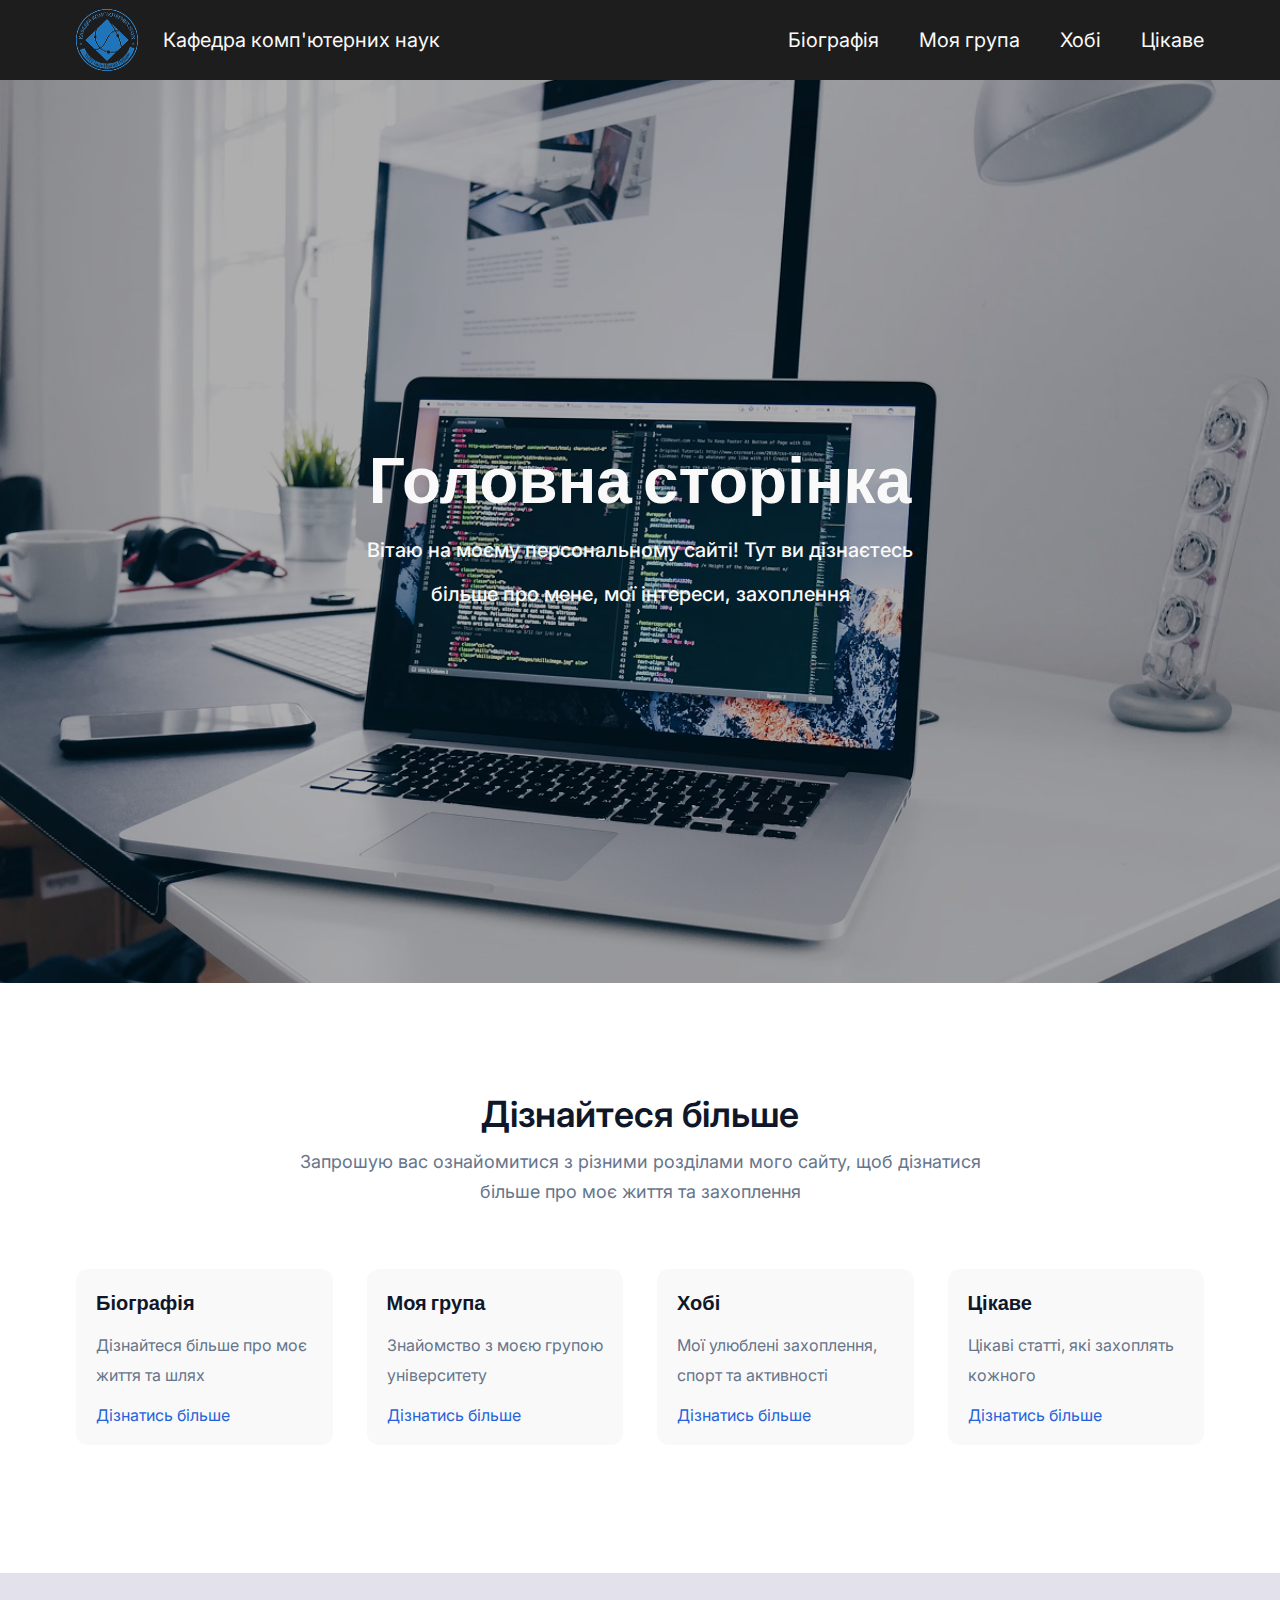
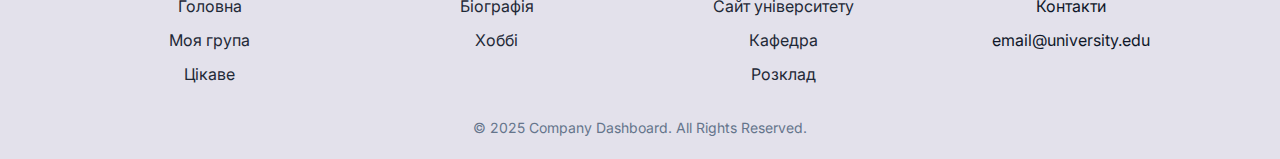
<file: index.html>
<!DOCTYPE html>
<html lang="uk">
<head>
    <meta charset="UTF-8">
    <meta name="viewport" content="width=device-width, initial-scale=1.0">
    <meta http-equiv="X-UA-Compatible" content="ie=edge">
    <title>Особистий блог</title>
    <link rel="stylesheet" href="./css/main.css">
</head>
<body>
<header class="header">
    <nav class="nav container">
        <div class="nav__logo">
            <a href="./index.html">
                <img src="./img/header/logo.png" alt="Логотип кафедри"/>
                <p class="nav__logo-text">Кафедра комп'ютерних наук</p>
            </a>
        </div>
        <ul class="nav__list">
            <li><a href="./pages/biography.html">Біографія</a></li>
            <li><a href="./pages/group.html">Моя група</a></li>
            <li><a href="./pages/hobby.html">Хобі</a></li>
            <li><a href="./pages/interesting.html">Цікаве</a></li>
        </ul>
    </nav>
</header>
<main class="home__main">
    <section class="welcome">
        <div class="welcome__text">
            <h1>Головна сторінка</h1>
            <p>Вітаю на моєму персональному сайті! Тут ви дізнаєтесь</p>
            <p>більше про мене, мої інтереси, захоплення</p>
        </div>
    </section>
    <section class="learn-more container">
        <div class="learn-more__text">
            <h2>Дізнайтеся більше</h2>
            <p>Запрошую вас ознайомитися з різними розділами мого сайту, щоб дізнатися більше про моє життя та
                захоплення</p>
        </div>
        <div class="learn-more__blocks">
            <div class="blocks__content">
                <h3>Біографія</h3>
                <p>Дізнайтеся більше про моє життя та шлях</p>
                <a href="./pages/biography.html">Дізнатись більше</a>
            </div>
            <div class="blocks__content">
                <h3>Моя група</h3>
                <p>Знайомство з моєю групою університету</p>
                <a href="./pages/group.html">Дізнатись більше</a>
            </div>
            <div class="blocks__content">
                <h3>Хобі</h3>
                <p>Мої улюблені захоплення, спорт та активності</p>
                <a href="./pages/hobby.html">Дізнатись більше</a>
            </div>
            <div class="blocks__content">
                <h3>Цікаве</h3>
                <p>Цікаві статті, які захоплять кожного</p>
                <a href="./pages/interesting.html">Дізнатись більше</a>
            </div>
        </div>
    </section>
</main>
<footer class="footer">
    <div class="container">
        <div class="footer__content">
            <nav class="footer__nav">
                <div class="footer__nav-item">
                    <ul class="footer__nav-list">
                        <li class="footer__nav-li"><a href="./index.html">Головна</a></li>
                        <li class="footer__nav-li"><a href="./pages/group.html">Моя група</a></li>
                        <li class="footer__nav-li"><a href="./pages/interesting.html">Цікаве</a></li>
                    </ul>
                </div>
                <div class="footer__nav-item">
                    <ul class="footer__nav-list">
                        <li class="footer__nav-li"><a href="./pages/biography.html">Біографія</a></li>
                        <li class="footer__nav-li"><a href="./pages/hobby.html">Хоббі</a></li>
                    </ul>
                </div>
                <div class="footer__nav-item">
                    <ul class="footer__nav-list">
                        <li class="footer__nav-li"><a href="https://tntu.edu.ua/?p=uk/main" target="_blank">Сайт університету</a></li>
                        <li class="footer__nav-li"><a href="https://kaf-kn.tntu.edu.ua/" target="_blank">Кафедра</a></li>
                        <li class="footer__nav-li"><a href="https://tntu.edu.ua/?p=uk/schedule&s=fis-sns31" target="_blank">Розклад</a></li>
                    </ul>
                </div>
                <div class="footer__nav-item">
                    <ul class="footer__nav-list">
                        <li class="footer__nav-li">Контакти</li>
                        <li class="footer__nav-li">email@university.edu</li>
                    </ul>
                </div>
            </nav>
            <div class="footer__copyright">
                <p>© 2025 Company Dashboard. All Rights Reserved.</p>
            </div>
        </div>
    </div>
</footer>
</body>
</html>
</file>
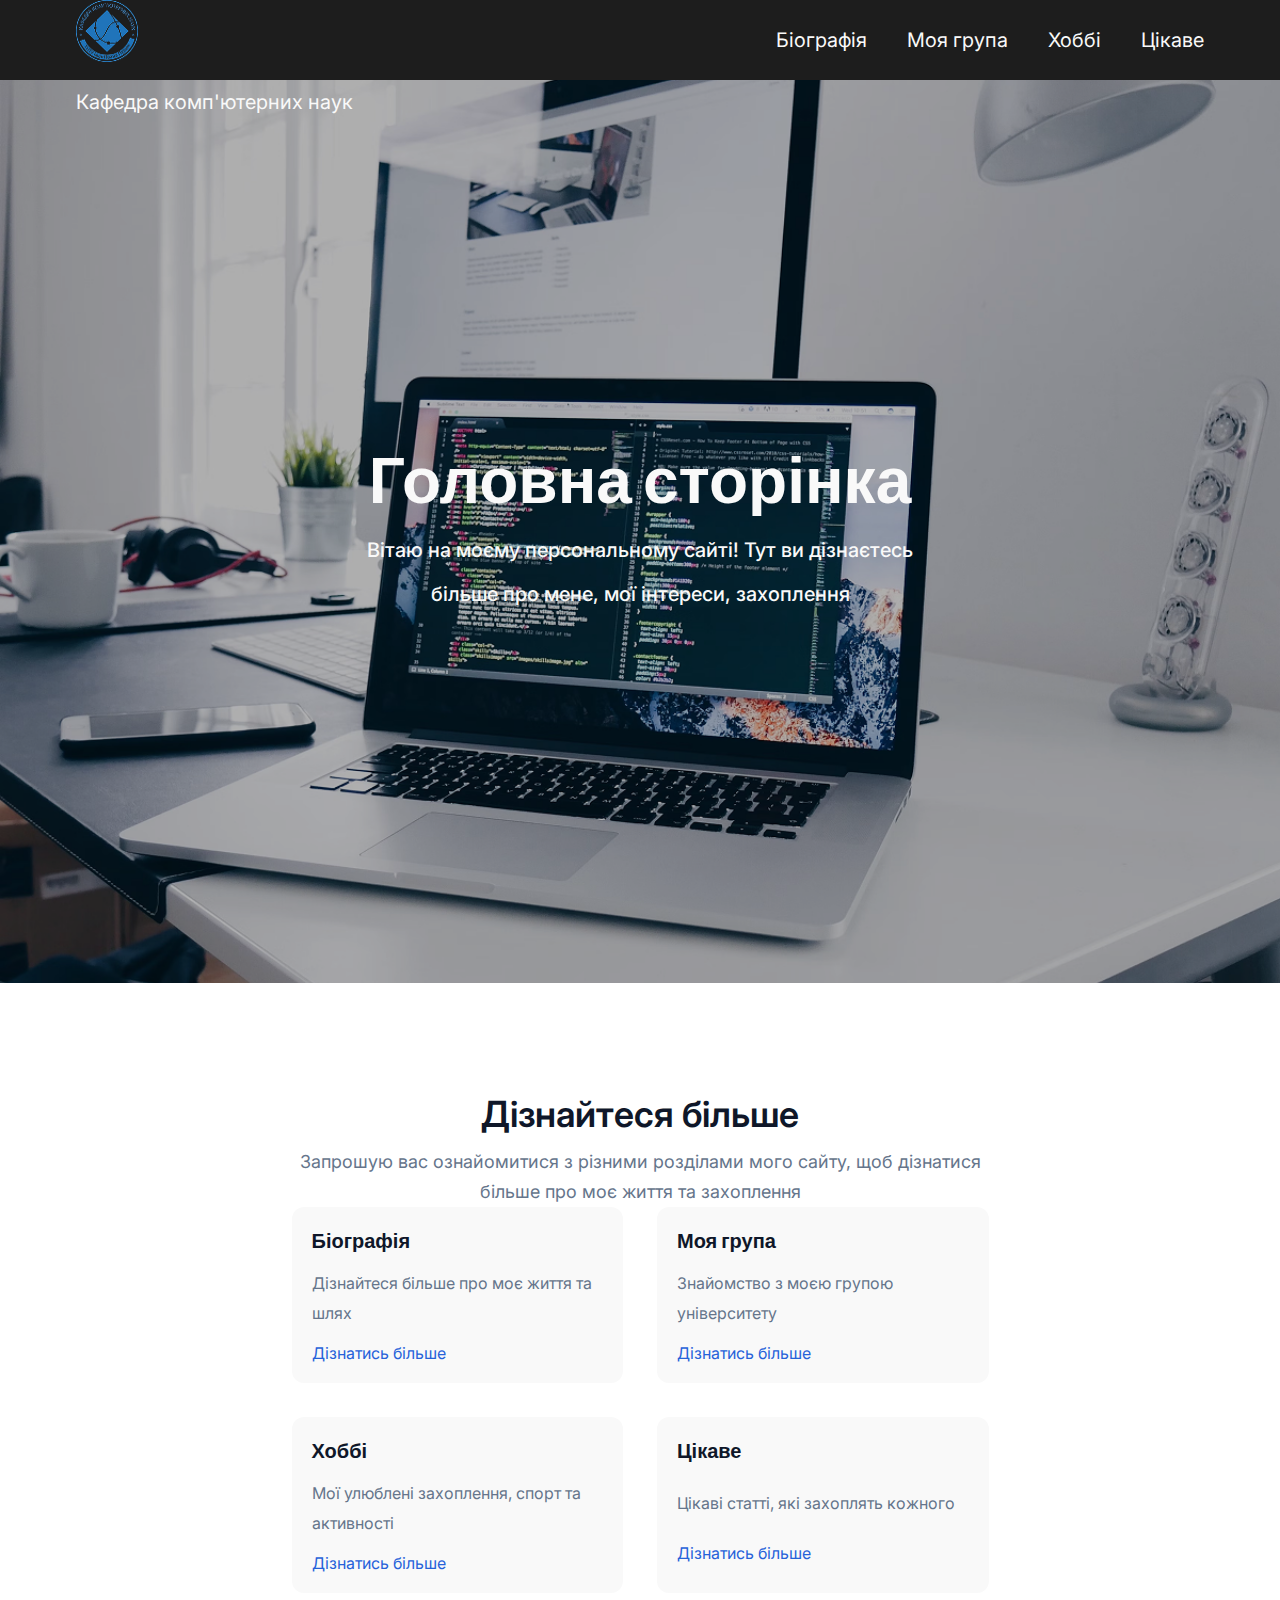
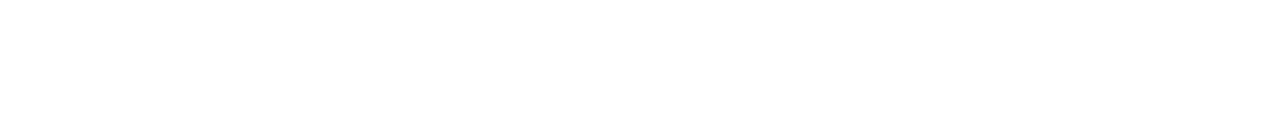
<file: pages/index.html>
<!DOCTYPE html>
<html lang="ua">
<head>
  <meta charset="UTF-8">
  <meta name="viewport" content="width=device-width, initial-scale=1.0">
  <meta http-equiv="X-UA-Compatible" content="ie=edge">
  <title>Особистий блог</title>
  <link rel="stylesheet" href="../css/main.css">
</head>
<body>
  <header class="header">
    <div class="container">
      <nav class="nav">
        <div class="nav__logo">
          <a href="index.html"><img src="../img/header/logo.png" alt="Logo" /></a>
          <p class="nav__logo-text">Кафедра комп'ютерних наук</p>
        </div>
        <ul class="nav__list">
          <li><a href="biography.html">Біографія</a></li>
          <li><a href="#">Моя група</a></li>
          <li><a href="#">Хоббі</a></li>
          <li><a href="#">Цікаве</a></li>
        </ul>
      </nav>
    </div>
  </header>
  <main class="home__main">
    <section class="welcome">
      <div class="container">
        <div class="welcome__text">
          <h1>Головна сторінка</h1>
          <p>Вітаю на моєму персональному сайті! Тут ви дізнаєтесь</p>
          <p>більше про мене, мої інтереси, захоплення</p>
        </div>
      </div>
    </section>
    <section class="learn-more">
      <div class="container">
        <div class="learn-more__text">
          <h2>Дізнайтеся більше</h2>
          <p>Запрошую вас ознайомитися з різними розділами мого сайту, щоб дізнатися більше про моє життя та захоплення</p>
        </div>
        <div class="learn-more__blocks">
          <div class="blocks__content">
            <h3>Біографія</h3>
            <p>Дізнайтеся більше про моє життя та шлях</p>
            <a href="biography.html">Дізнатись більше</a>
          </div>
          <div class="blocks__content">
            <h3>Моя група</h3>
            <p>Знайомство з моєю групою університету</p>
            <a href="#">Дізнатись більше</a>
          </div>
          <div class="blocks__content">
            <h3>Хоббі</h3>
            <p>Мої улюблені захоплення, спорт та активності</p>
            <a href="#">Дізнатись більше</a>
          </div>
          <div class="blocks__content">
            <h3>Цікаве</h3>
            <p>Цікаві статті, які захоплять кожного</p>
            <a href="#">Дізнатись більше</a>
          </div>
        </div>
      </div>
    </section>
  </main>
</body>
</html>
</file>
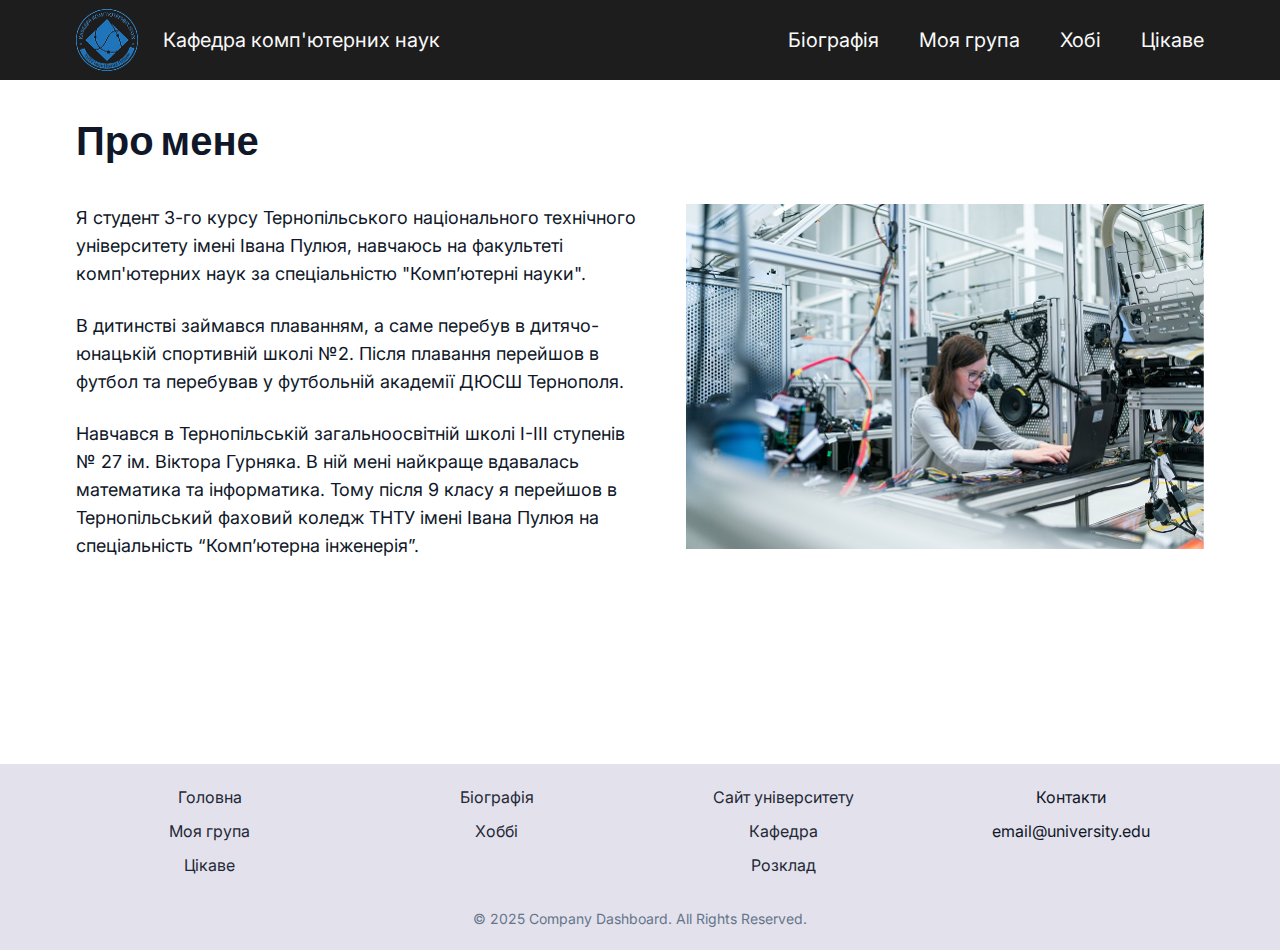
<file: pages/biography.html>
<!DOCTYPE html>
<html lang="uk">
<head>
    <meta charset="UTF-8">
    <meta name="viewport" content="width=device-width, initial-scale=1.0">
    <meta http-equiv="X-UA-Compatible" content="ie=edge">
    <title>Особистий блог</title>
    <link rel="stylesheet" href="../css/main.css">
</head>
<body>
<header class="header">
    <div class="container">
        <nav class="nav">
            <div class="nav__logo">
                <a href="../index.html"><img src="../img/header/logo.png" alt="Logo"/>
                    <p class="nav__logo-text">Кафедра комп'ютерних наук</p>
                </a>
            </div>
            <ul class="nav__list">
                <li><a href="./biography.html">Біографія</a></li>
                <li><a href="./group.html">Моя група</a></li>
                <li><a href="./hobby.html">Хобі</a></li>
                <li><a href="./interesting.html">Цікаве</a></li>
            </ul>
        </nav>
    </div>
</header>
<main class="biography__main">
    <div class="container">
        <div class="biography-content">
            <h1 class="biography-content__title">Про мене</h1>
            <div class="biography-content__blocks">
                <div class="biography-content__left">
                    <div class="biography-content__text">
                        <p>Я студент 3-го курсу Тернопільського національного технічного університету імені Івана Пулюя,
                            навчаюсь на факультеті комп'ютерних
                            наук за спеціальністю "Комп’ютерні науки".</p>
                        <p>В дитинстві займався плаванням, а саме перебув в дитячо-юнацькій спортивній школі №2. Після
                            плавання перейшов в футбол
                            та перебував у футбольній академії ДЮСШ Тернополя.</p>
                        <p>Навчався в Тернопільській загальноосвітній школі І-ІІІ ступенів № 27 ім. Віктора Гурняка. В
                            ній
                            мені найкраще
                            вдавалась математика та інформатика. Тому після 9 класу я перейшов в Тернопільський фаховий
                            коледж ТНТУ імені
                            Івана Пулюя на спеціальність “Комп’ютерна інженерія”. </p>
                    </div>
                </div>
                <div class="biography-content__right">
                    <img src="../img/biography/biography.png" alt="Виробництво сучасних технологій"/>
                </div>
            </div>
        </div>
    </div>
</main>
<footer class="footer">
    <div class="container">
        <div class="footer__content">
            <nav class="footer__nav">
                <div class="footer__nav-item">
                    <ul class="footer__nav-list">
                        <li class="footer__nav-li"><a href="../index.html">Головна</a></li>
                        <li class="footer__nav-li"><a href="./group.html">Моя група</a></li>
                        <li class="footer__nav-li"><a href="./interesting.html">Цікаве</a></li>
                    </ul>
                </div>
                <div class="footer__nav-item">
                    <ul class="footer__nav-list">
                        <li class="footer__nav-li"><a href="./biography.html">Біографія</a></li>
                        <li class="footer__nav-li"><a href="./hobby.html">Хоббі</a></li>
                    </ul>
                </div>
                <div class="footer__nav-item">
                    <ul class="footer__nav-list">
                        <li class="footer__nav-li"><a href="https://tntu.edu.ua/?p=uk/main" target="_blank">Сайт
                            університету</a></li>
                        <li class="footer__nav-li"><a href="https://kaf-kn.tntu.edu.ua/"
                                                      target="_blank">Кафедра</a></li>
                        <li class="footer__nav-li"><a href="https://tntu.edu.ua/?p=uk/schedule&s=fis-sns31"
                                                      target="_blank">Розклад</a></li>
                    </ul>
                </div>
                <div class="footer__nav-item">
                    <ul class="footer__nav-list">
                        <li class="footer__nav-li">Контакти</li>
                        <li class="footer__nav-li">email@university.edu</li>
                    </ul>
                </div>
            </nav>
            <div class="footer__copyright">
                <p>© 2025 Company Dashboard. All Rights Reserved.</p>
            </div>
        </div>
    </div>
</footer>
</body>
</html>
</file>
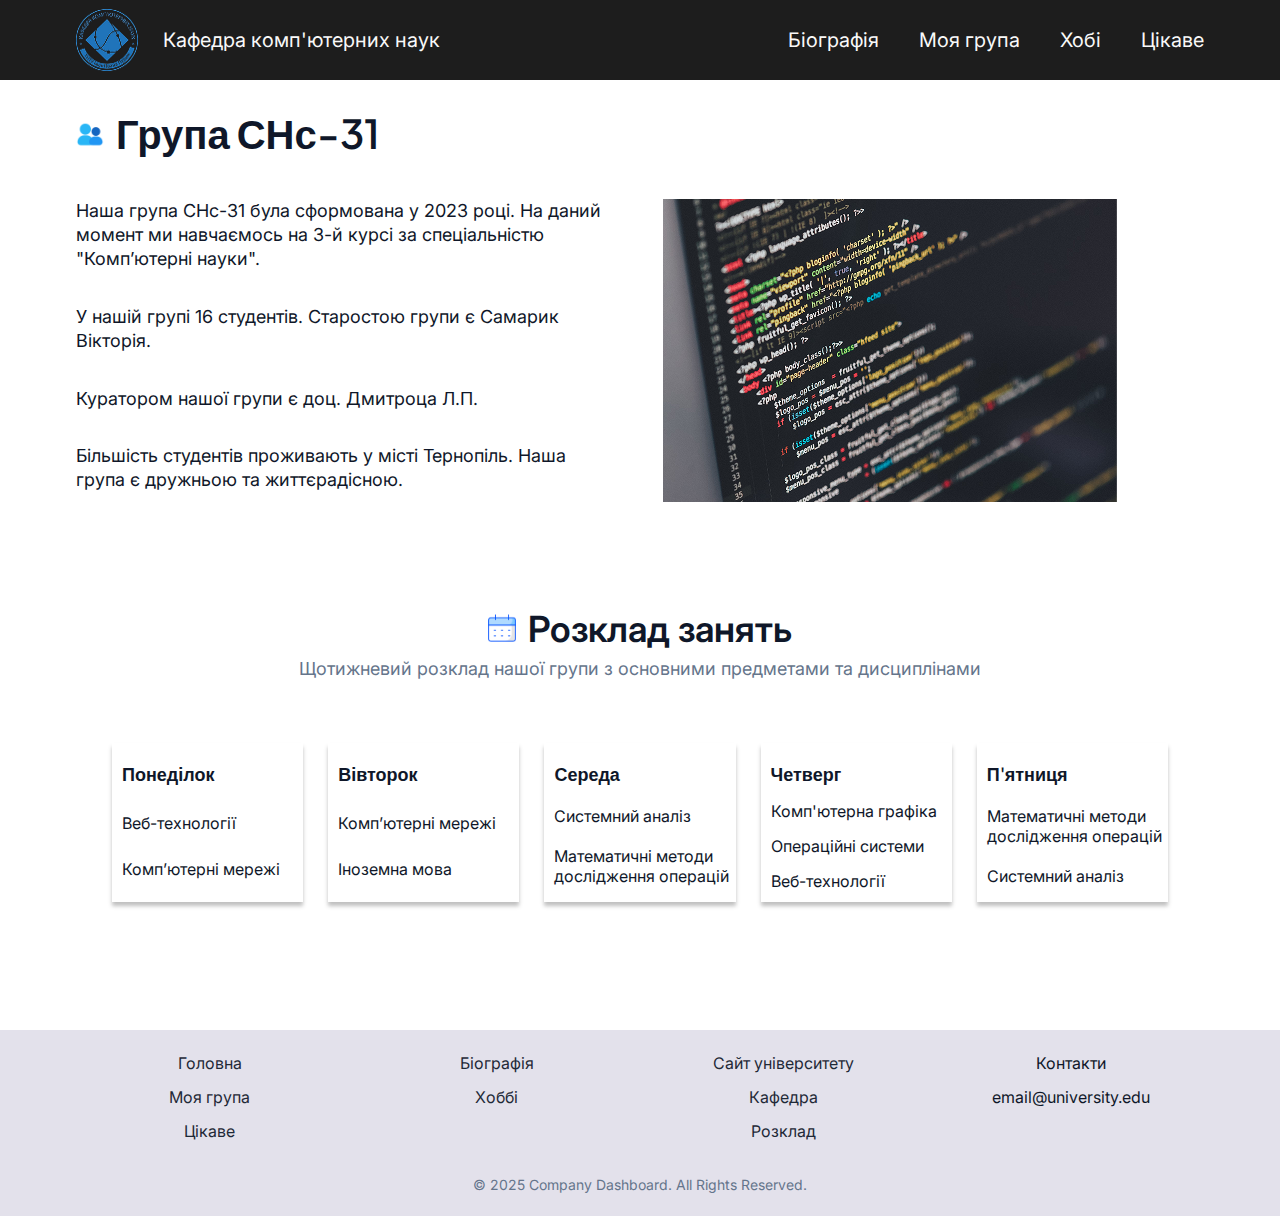
<file: pages/group.html>
<!DOCTYPE html>
<html lang="uk">
<head>
    <meta charset="UTF-8">
    <meta name="viewport" content="width=device-width, initial-scale=1.0">
    <meta http-equiv="X-UA-Compatible" content="ie=edge">
    <title>Особистий блог</title>
    <link rel="stylesheet" href="../css/main.css">
</head>
<body>
<header class="header">
    <div class="container">
        <nav class="nav">
            <div class="nav__logo">
                <a href="../index.html"><img src="../img/header/logo.png" alt="Logo"/>
                    <p class="nav__logo-text">Кафедра комп'ютерних наук</p>
                </a>
            </div>
            <ul class="nav__list">
                <li><a href="./biography.html">Біографія</a></li>
                <li><a href="./group.html">Моя група</a></li>
                <li><a href="./hobby.html">Хобі</a></li>
                <li><a href="./interesting.html">Цікаве</a></li>
            </ul>
        </nav>
    </div>
</header>
<main class="group__main">
    <div class="container">
        <section class="group-content">
            <div class="group-content__title">
                <img src="../img/icons/friends.png" alt="Група">
                <h1>Група СНс-31</h1>
            </div>
            <div class="group__wrapper">
                <div class="group-content__left">
                    <p>Наша група СНс-31 була сформована у 2023 році. На даний момент ми навчаємось на 3-й курсі за
                        спеціальністю "Комп’ютерні науки".</p>
                    <p>У нашій групі 16 студентів. Старостою групи є Самарик Вікторія.</p>
                    <p>Куратором нашої групи є доц. Дмитроца Л.П.</p>
                    <p>Більшість студентів проживають у місті Тернопіль. Наша група є дружньою та життєрадісною.</p>
                </div>
                <div class="group-content__right">
                    <img src="../img/group/group.png" alt="Код на моніторі"/>
                </div>
            </div>
        </section>
        <section class="group-schedule">
            <div class="container">
                <div class="group-schedule__text">
                    <div class="group-schedule__title">
                        <img src="../img/icons/calendar.png" alt="Календар"/>
                        <h2>Розклад занять</h2>
                    </div>
                    <p>Щотижневий розклад нашої групи з основними предметами та дисциплінами</p>
                </div>
                <div class="group-schedule__blocks">
                    <div class="schedule__content">
                        <h3>Понеділок</h3>
                        <p>Веб-технології</p>
                        <p>Комп’ютерні мережі</p>
                    </div>
                    <div class="schedule__content">
                        <h3>Вівторок</h3>
                        <p>Комп’ютерні мережі</p>
                        <p>Іноземна мова</p>
                    </div>
                    <div class="schedule__content">
                        <h3>Середа</h3>
                        <p>Системний аналіз</p>
                        <p>Математичні методи дослідження операцій</p>
                    </div>
                    <div class="schedule__content">
                        <h3>Четверг</h3>
                        <p>Комп'ютерна графіка</p>
                        <p>Операційні системи</p>
                        <p>Веб-технології</p>
                    </div>
                    <div class="schedule__content">
                        <h3>П'ятниця</h3>
                        <p>Математичні методи дослідження операцій</p>
                        <p>Системний аналіз</p>
                    </div>
                </div>
            </div>
        </section>
    </div>
</main>
<footer class="footer">
    <div class="container">
        <div class="footer__content">
            <nav class="footer__nav">
                <div class="footer__nav-item">
                    <ul class="footer__nav-list">
                        <li class="footer__nav-li"><a href="../index.html">Головна</a></li>
                        <li class="footer__nav-li"><a href="./group.html">Моя група</a></li>
                        <li class="footer__nav-li"><a href="./interesting.html">Цікаве</a></li>
                    </ul>
                </div>
                <div class="footer__nav-item">
                    <ul class="footer__nav-list">
                        <li class="footer__nav-li"><a href="./biography.html">Біографія</a></li>
                        <li class="footer__nav-li"><a href="./hobby.html">Хоббі</a></li>
                    </ul>
                </div>
                <div class="footer__nav-item">
                    <ul class="footer__nav-list">
                        <li class="footer__nav-li"><a href="https://tntu.edu.ua/?p=uk/main" target="_blank">Сайт
                            університету</a></li>
                        <li class="footer__nav-li"><a href="https://kaf-kn.tntu.edu.ua/"
                                                      target="_blank">Кафедра</a></li>
                        <li class="footer__nav-li"><a href="https://tntu.edu.ua/?p=uk/schedule&s=fis-sns31"
                                                      target="_blank">Розклад</a></li>
                    </ul>
                </div>
                <div class="footer__nav-item">
                    <ul class="footer__nav-list">
                        <li class="footer__nav-li">Контакти</li>
                        <li class="footer__nav-li">email@university.edu</li>
                    </ul>
                </div>
            </nav>
            <div class="footer__copyright">
                <p>© 2025 Company Dashboard. All Rights Reserved.</p>
            </div>
        </div>
    </div>
</footer>
</body>
</html>
</file>
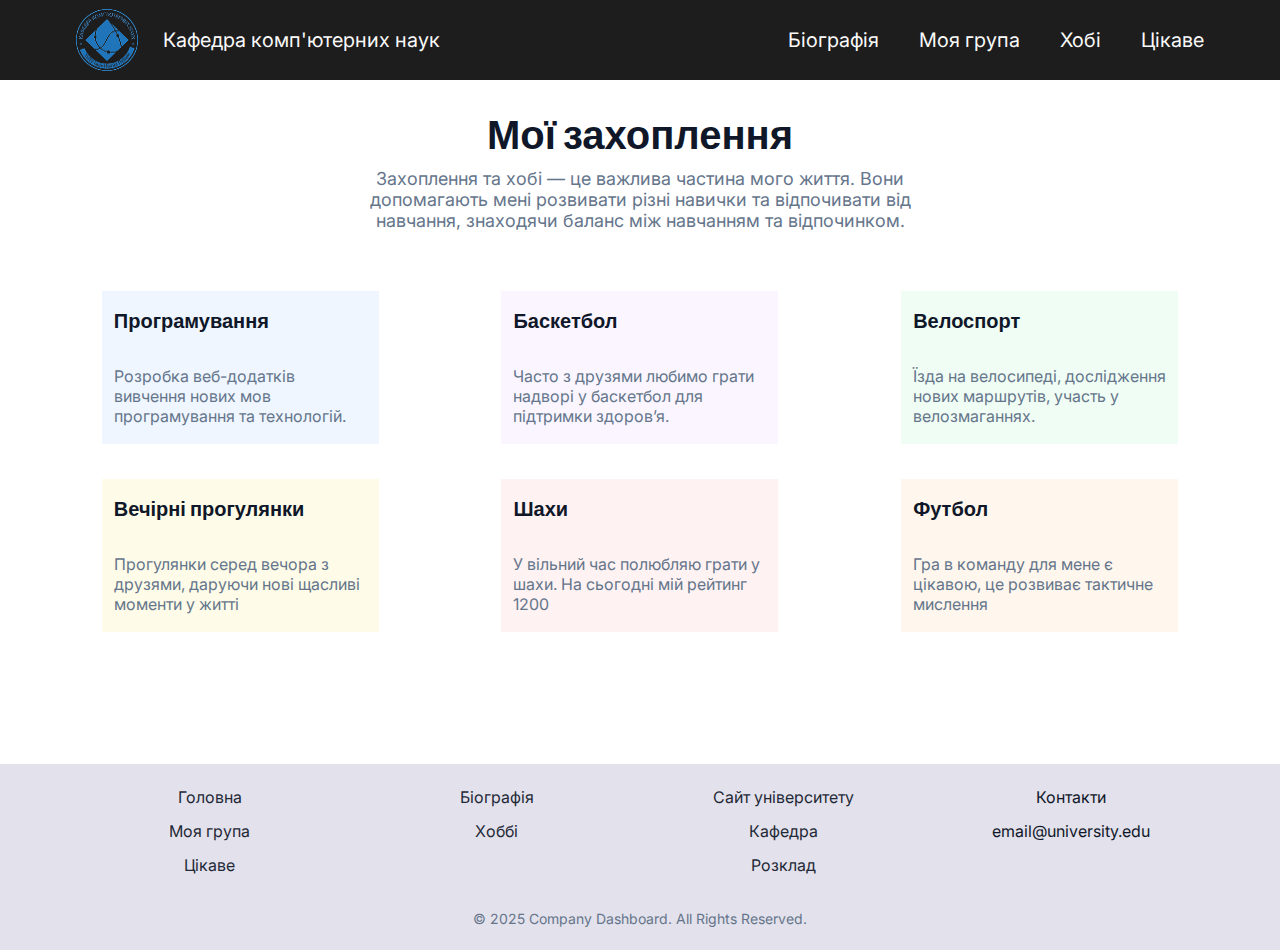
<file: pages/hobby.html>
<!DOCTYPE html>
<html lang="uk">
<head>
    <meta charset="UTF-8">
    <meta name="viewport" content="width=device-width, initial-scale=1.0">
    <meta http-equiv="X-UA-Compatible" content="ie=edge">
    <title>Особистий блог</title>
    <link rel="stylesheet" href="../css/main.css">
</head>
<body>
<header class="header">
    <div class="container">
        <nav class="nav">
            <div class="nav__logo">
                <a href="../index.html"><img src="../img/header/logo.png" alt="Logo"/>
                    <p class="nav__logo-text">Кафедра комп'ютерних наук</p>
                </a>
            </div>
            <ul class="nav__list">
                <li><a href="./biography.html">Біографія</a></li>
                <li><a href="./group.html">Моя група</a></li>
                <li><a href="./hobby.html">Хобі</a></li>
                <li><a href="./interesting.html">Цікаве</a></li>
            </ul>
        </nav>
    </div>
</header>
<main class="hobby__main">
    <div class="container">
        <section class="hobby-content">
            <div class="hobby-title">
                <h1>Мої захоплення</h1>
                <p>Захоплення та хобі — це важлива частина мого життя. Вони допомагають мені розвивати різні навички та
                    відпочивати
                    від навчання, знаходячи баланс між навчанням та відпочинком.</p>
            </div>
            <div class="hobby__blocks">
                <div class="hobby-programming hobby__blocks-content">
                    <h2>Програмування</h2>
                    <p>Розробка веб-додатків вивчення нових мов програмування та технологій.</p>
                </div>
                <div class="hobby-basketball hobby__blocks-content">
                    <h2>Баскетбол</h2>
                    <p>Часто з друзями любимо грати надворі у баскетбол для підтримки здоров’я.</p>
                </div>
                <div class="hobby-bicycle hobby__blocks-content">
                    <h2>Велоспорт</h2>
                    <p>Їзда на велосипеді, дослідження нових маршрутів, участь у велозмаганнях.</p>
                </div>
                <div class="hobby-walk hobby__blocks-content">
                    <h2>Вечірні прогулянки</h2>
                    <p>Прогулянки серед вечора з друзями, даруючи нові щасливі моменти у житті</p>
                </div>
                <div class="hobby-chess hobby__blocks-content">
                    <h2>Шахи</h2>
                    <p>У вільний час полюбляю грати у шахи. На сьогодні мій рейтинг 1200</p>
                </div>
                <div class="hobby-football hobby__blocks-content">
                    <h2>Футбол</h2>
                    <p>Гра в команду для мене є цікавою, це розвиває тактичне мислення</p>
                </div>
            </div>
        </section>
    </div>
</main>
<footer class="footer">
    <div class="container">
        <div class="footer__content">
            <nav class="footer__nav">
                <div class="footer__nav-item">
                    <ul class="footer__nav-list">
                        <li class="footer__nav-li"><a href="../index.html">Головна</a></li>
                        <li class="footer__nav-li"><a href="./group.html">Моя група</a></li>
                        <li class="footer__nav-li"><a href="./interesting.html">Цікаве</a></li>
                    </ul>
                </div>
                <div class="footer__nav-item">
                    <ul class="footer__nav-list">
                        <li class="footer__nav-li"><a href="./biography.html">Біографія</a></li>
                        <li class="footer__nav-li"><a href="./hobby.html">Хоббі</a></li>
                    </ul>
                </div>
                <div class="footer__nav-item">
                    <ul class="footer__nav-list">
                        <li class="footer__nav-li"><a href="https://tntu.edu.ua/?p=uk/main" target="_blank">Сайт
                            університету</a></li>
                        <li class="footer__nav-li"><a href="https://kaf-kn.tntu.edu.ua/"
                                                      target="_blank">Кафедра</a></li>
                        <li class="footer__nav-li"><a href="https://tntu.edu.ua/?p=uk/schedule&s=fis-sns31"
                                                      target="_blank">Розклад</a></li>
                    </ul>
                </div>
                <div class="footer__nav-item">
                    <ul class="footer__nav-list">
                        <li class="footer__nav-li">Контакти</li>
                        <li class="footer__nav-li">email@university.edu</li>
                    </ul>
                </div>
            </nav>
            <div class="footer__copyright">
                <p>© 2025 Company Dashboard. All Rights Reserved.</p>
            </div>
        </div>
    </div>
</footer>
</body>
</html>
</file>
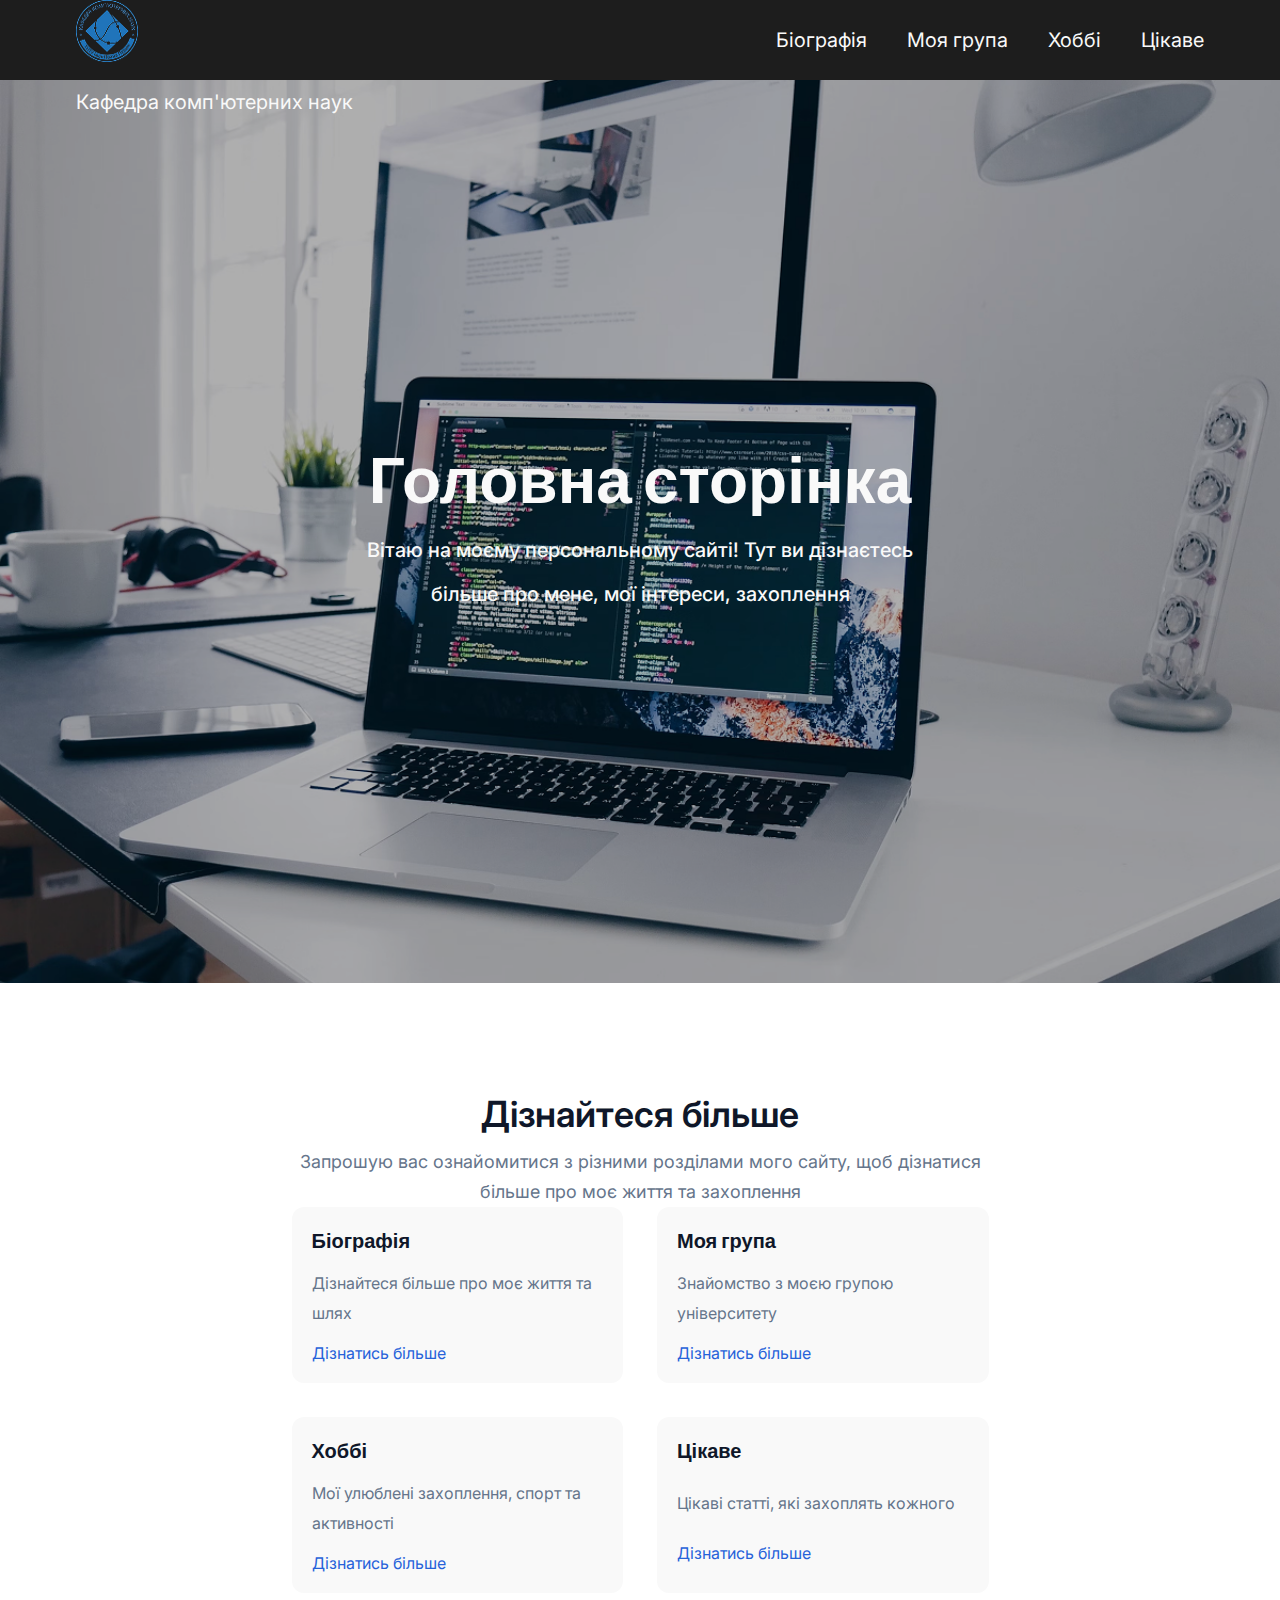
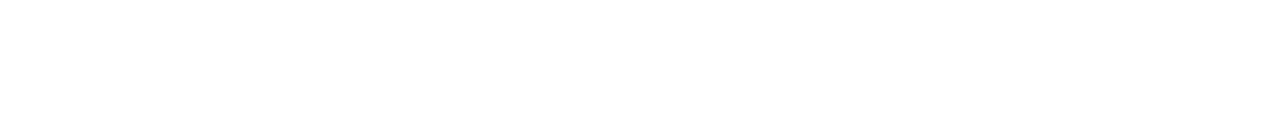
<file: pages/home.html>
<!DOCTYPE html>
<html lang="ua">
<head>
  <meta charset="UTF-8">
  <meta name="viewport" content="width=device-width, initial-scale=1.0">
  <meta http-equiv="X-UA-Compatible" content="ie=edge">
  <title>Особистий блог</title>
  <link rel="stylesheet" href="../css/main.css">
</head>
<body>
  <header class="header">
    <div class="container">
      <nav class="nav">
        <div class="nav__logo">
          <a href="home.html"><img src="../img/header/logo.png" alt="Logo" /></a>
          <p class="nav__logo-text">Кафедра комп'ютерних наук</p>
        </div>
        <ul class="nav__list">
          <li><a href="#">Біографія</a></li>
          <li><a href="#">Моя група</a></li>
          <li><a href="#">Хоббі</a></li>
          <li><a href="#">Цікаве</a></li>
        </ul>
      </nav>
    </div>
  </header>
  <main class="main">
    <section class="welcome">
      <div class="container">
        <div class="welcome__text">
          <h1>Головна сторінка</h1>
          <p>Вітаю на моєму персональному сайті! Тут ви дізнаєтесь</p>
          <p>більше про мене, мої інтереси, захоплення</p>
        </div>
      </div>
    </section>
    <section class="learn-more">
      <div class="container">
        <div class="learn-more__text">
          <h2>Дізнайтеся більше</h2>
          <p>Запрошую вас ознайомитися з різними розділами мого сайту, щоб дізнатися більше про моє життя та захоплення</p>
        </div>
        <div class="learn-more__blocks">
          <div class="blocks__content">
            <h3>Біографія</h3>
            <p>Дізнайтеся більше про моє життя та шлях</p>
            <a href="#">Дізнатись більше</a>
          </div>
          <div class="blocks__content">
            <h3>Моя група</h3>
            <p>Знайомство з моєю групою університету</p>
            <a href="#">Дізнатись більше</a>
          </div>
          <div class="blocks__content">
            <h3>Хоббі</h3>
            <p>Мої улюблені захоплення, спорт та активності</p>
            <a href="#">Дізнатись більше</a>
          </div>
          <div class="blocks__content">
            <h3>Цікаве</h3>
            <p>Цікаві статті, які захоплять кожного</p>
            <a href="#">Дізнатись більше</a>
          </div>
        </div>
      </div>
    </section>
  </main>
</body>
</html>
</file>
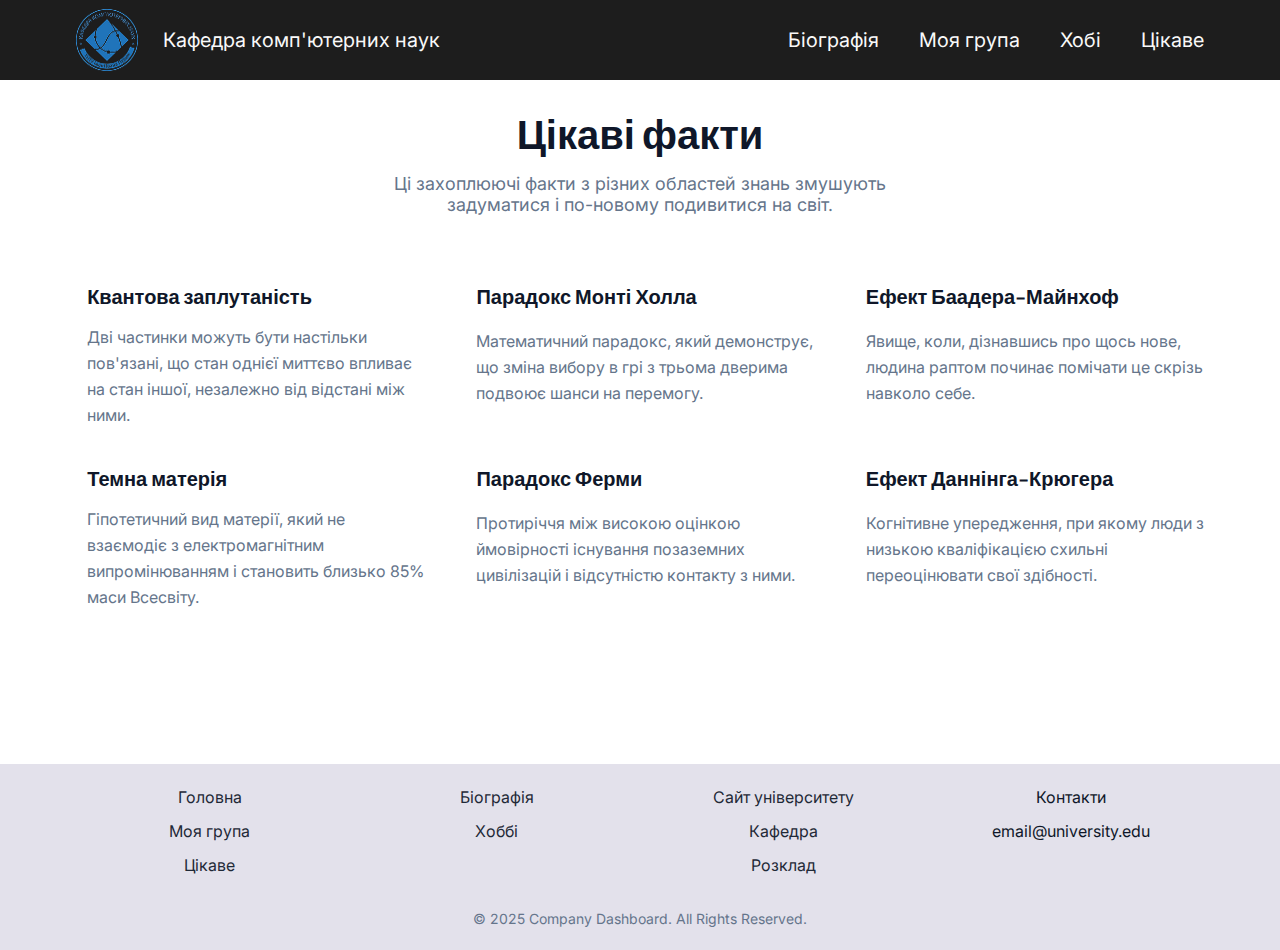
<file: pages/interesting.html>
<!DOCTYPE html>
<html lang="uk">
<head>
    <meta charset="UTF-8">
    <meta name="viewport" content="width=device-width, initial-scale=1.0">
    <meta http-equiv="X-UA-Compatible" content="ie=edge">
    <title>Особистий блог</title>
    <link rel="stylesheet" href="../css/main.css">
</head>
<body>
<header class="header">
    <div class="container">
        <nav class="nav">
            <div class="nav__logo">
                <a href="../index.html"><img src="../img/header/logo.png" alt="Logo"/>
                    <p class="nav__logo-text">Кафедра комп'ютерних наук</p>
                </a>
            </div>
            <ul class="nav__list">
                <li><a href="./biography.html">Біографія</a></li>
                <li><a href="./group.html">Моя група</a></li>
                <li><a href="./hobby.html">Хобі</a></li>
                <li><a href="./interesting.html">Цікаве</a></li>
            </ul>
        </nav>
    </div>
</header>
<main class="interesting__main">
    <div class="container">
        <section class="interesting-content">
            <div class="interesting-title">
                <h1>Цікаві факти</h1>
                <p>Ці захоплюючі факти з різних областей знань змушують задуматися і по-новому подивитися на світ.</p>
            </div>
            <div class="interesting__blocks">
                <div class="interesting__blocks-content">
                    <h2>Квантова заплутаність</h2>
                    <p>Дві частинки можуть бути настільки пов'язані, що стан однієї миттєво впливає на стан іншої,
                        незалежно від
                        відстані між ними.</p>
                </div>
                <div class="interesting__blocks-content">
                    <h2>Парадокс Монті Холла</h2>
                    <p>Математичний парадокс, який демонструє, що зміна вибору в грі з трьома дверима подвоює шанси на
                        перемогу.</p>
                </div>
                <div class="interesting__blocks-content">
                    <h2>Ефект Баадера-Майнхоф</h2>
                    <p>Явище, коли, дізнавшись про щось нове, людина раптом починає помічати це скрізь навколо себе.</p>
                </div>
                <div class="interesting__blocks-content">
                    <h2>Темна матерія</h2>
                    <p>Гіпотетичний вид матерії, який не взаємодіє з електромагнітним випромінюванням і становить
                        близько 85% маси Всесвіту.</p>
                </div>
                <div class="interesting__blocks-content">
                    <h2>Парадокс Ферми</h2>
                    <p>Протиріччя між високою оцінкою ймовірності існування позаземних цивілізацій і відсутністю
                        контакту з ними.</p>
                </div>
                <div class="interesting__blocks-content">
                    <h2>Ефект Даннінга-Крюгера</h2>
                    <p>Когнітивне упередження, при якому люди з низькою кваліфікацією схильні переоцінювати свої
                        здібності.</p>
                </div>
            </div>
        </section>
    </div>
</main>
<footer class="footer">
    <div class="container">
        <div class="footer__content">
            <nav class="footer__nav">
                <div class="footer__nav-item">
                    <ul class="footer__nav-list">
                        <li class="footer__nav-li"><a href="../index.html">Головна</a></li>
                        <li class="footer__nav-li"><a href="./group.html">Моя група</a></li>
                        <li class="footer__nav-li"><a href="./interesting.html">Цікаве</a></li>
                    </ul>
                </div>
                <div class="footer__nav-item">
                    <ul class="footer__nav-list">
                        <li class="footer__nav-li"><a href="./biography.html">Біографія</a></li>
                        <li class="footer__nav-li"><a href="./hobby.html">Хоббі</a></li>
                    </ul>
                </div>
                <div class="footer__nav-item">
                    <ul class="footer__nav-list">
                        <li class="footer__nav-li"><a href="https://tntu.edu.ua/?p=uk/main" target="_blank">Сайт
                            університету</a></li>
                        <li class="footer__nav-li"><a href="https://kaf-kn.tntu.edu.ua/"
                                                      target="_blank">Кафедра</a></li>
                        <li class="footer__nav-li"><a href="https://tntu.edu.ua/?p=uk/schedule&s=fis-sns31"
                                                      target="_blank">Розклад</a></li>
                    </ul>
                </div>
                <div class="footer__nav-item">
                    <ul class="footer__nav-list">
                        <li class="footer__nav-li">Контакти</li>
                        <li class="footer__nav-li">email@university.edu</li>
                    </ul>
                </div>
            </nav>
            <div class="footer__copyright">
                <p>© 2025 Company Dashboard. All Rights Reserved.</p>
            </div>
        </div>
    </div>
</footer>
</body>
</html>
</file>
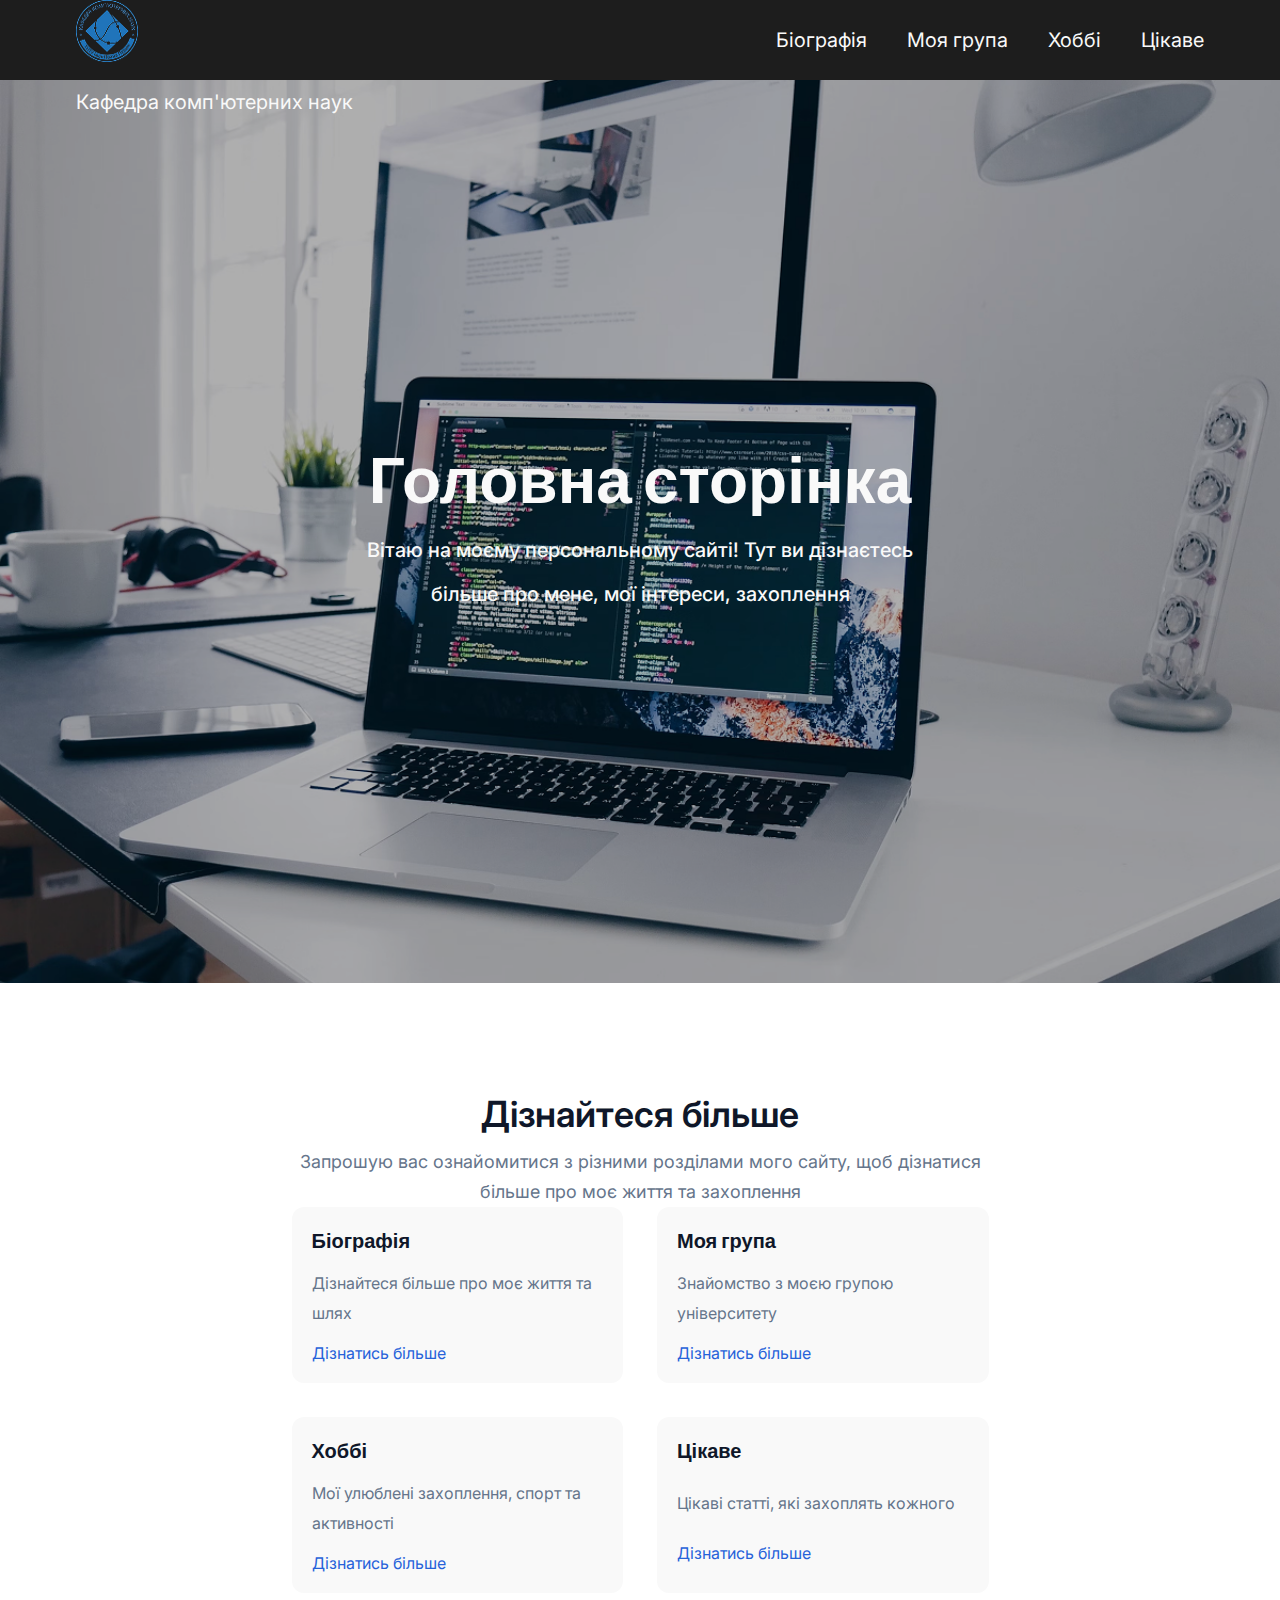
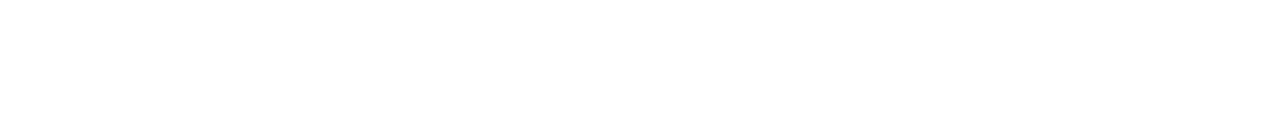
<file: pages/main.html>
<!DOCTYPE html>
<html lang="ua">
<head>
  <meta charset="UTF-8">
  <meta name="viewport" content="width=device-width, initial-scale=1.0">
  <meta http-equiv="X-UA-Compatible" content="ie=edge">
  <title>Особистий блог</title>
  <link rel="stylesheet" href="../css/main.css">
</head>
<body>
  <header class="header">
    <div class="container">
      <nav class="nav">
        <div class="nav__logo">
          <a href="main.html"><img src="../img/header/logo.png" alt="Logo" /></a>
          <p class="nav__logo-text">Кафедра комп'ютерних наук</p>
        </div>
        <ul class="nav__list">
          <li><a href="#">Біографія</a></li>
          <li><a href="#">Моя група</a></li>
          <li><a href="#">Хоббі</a></li>
          <li><a href="#">Цікаве</a></li>
        </ul>
      </nav>
    </div>
  </header>
  <main class="main">
    <section class="welcome">
      <div class="container">
        <div class="welcome__text">
          <h1>Головна сторінка</h1>
          <p>Вітаю на моєму персональному сайті! Тут ви дізнаєтесь</p>
          <p>більше про мене, мої інтереси, захоплення</p>
        </div>
      </div>
    </section>
    <section class="learn-more">
      <div class="container">
        <div class="learn-more__text">
          <h2>Дізнайтеся більше</h2>
          <p>Запрошую вас ознайомитися з різними розділами мого сайту, щоб дізнатися більше про моє життя та захоплення</p>
        </div>
        <div class="learn-more__blocks">
          <div class="blocks__content">
            <h3>Біографія</h3>
            <p>Дізнайтеся більше про моє життя та шлях</p>
            <a href="#">Дізнатись більше</a>
          </div>
          <div class="blocks__content">
            <h3>Моя група</h3>
            <p>Знайомство з моєю групою університету</p>
            <a href="#">Дізнатись більше</a>
          </div>
          <div class="blocks__content">
            <h3>Хоббі</h3>
            <p>Мої улюблені захоплення, спорт та активності</p>
            <a href="#">Дізнатись більше</a>
          </div>
          <div class="blocks__content">
            <h3>Цікаве</h3>
            <p>Цікаві статті, які захоплять кожного</p>
            <a href="#">Дізнатись більше</a>
          </div>
        </div>
      </div>
    </section>
  </main>
</body>
</html>
</file>
<file: css/main.css>
@import './reset.css';
@import url('https://fonts.googleapis.com/css2?family=Inter:ital,opsz,wght@0,14..32,100..900;1,14..32,100..900&family=Plus+Jakarta+Sans:ital,wght@0,200..800;1,200..800&display=swap');

:root {
    --container-width: 1200px;
    --container-padding: 36px;
    --gray: #65758B;
    --dark: #0F1729;
    --white: #F9F9F9;
    --blue: #2662D9;
}

body {
    font-family: 'Inter', sans-serif;
    color: var(--dark);
}

.container {
    max-width: var(--container-width);
    padding: 0 var(--container-padding);
    margin: 0 auto;
}

/* Header */

.header {
    background-color: #1D1D1D;
}

.nav {
    display: grid;
    grid-template-columns: auto 1fr;
    line-height: 80px;
    font-weight: 400;
    font-size: 20px;
    height: 80px;
}

.nav__logo {
    height: 62px;
}

.nav__logo a {
    display: grid;
    grid-auto-flow: column;
    column-gap: 25px;
    align-items: center;
}

.nav__logo-text {
    color: var(--white);
}

.nav__logo img {
    width: 62px;
    height: 62px;
}

.nav__list {
    display: grid;
    grid-auto-flow: column;
    column-gap: 40px;
    justify-self: end;
}

.nav__list li {
}

.nav__list a {
    text-decoration: none;
    color: var(--white);
    transition: color 0.2s ease;
}

.nav__list a:hover {
    color: var(--blue);
}

/* Home Page */

.home__main {

}

.welcome {
    width: 100%;
    height: 903px;
    background: url("../img/home/home-bakground.png") no-repeat center center;
    background-size: cover;
    margin-bottom: 109px;

    display: grid;
    place-items: center;
    text-align: center;
}

.welcome__text {
    font-size: 20px;
    font-weight: 500;
    color: var(--white);
    width: 100%;
}

.welcome__text h1 {
    font-family: "Plus Jakarta Sans", sans-serif;
    font-size: 64px;
    font-weight: 600;
    margin-bottom: 20px;
}

.welcome__text p {
    margin-bottom: 20px;
}

.learn-more {
    margin-bottom: 128px;
    display: grid;
    row-gap: 62px;
    justify-items: center;
}

.learn-more__text {
    display: grid;
    row-gap: 11px;
    text-align: center;
    max-width: 697px;
    font-size: 18px;
    color: var(--gray);
}

.learn-more__text h2 {
    font-size: 36px;
    font-weight: 600;
    color: var(--dark);
}

.learn-more__text p {
    line-height: 30px;
}

.learn-more__blocks {
    display: grid;
    grid-template-columns: repeat(auto-fit, minmax(220px, 1fr));
    gap: 34px;
    width: 100%;
}

.blocks__content {
    display: grid;
    row-gap: 15px;
    padding: 20px;
    background-color: #F9F9F9;
    border-radius: 12px;
    text-align: left;
}

.blocks__content h3 {
    font-family: "Plus Jakarta Sans", sans-serif;
    font-size: 20px;
    font-weight: 600;
    color: var(--dark);
}

.blocks__content p {
    color: var(--gray);
    line-height: 30px;
}


.blocks__content a {
    color: var(--blue);
}

/* Footer */
.footer {
    background-color: #E3E1EB;
    padding: 23px 0;
}

.footer__content {
    display: grid;
    row-gap: 35px;
    text-align: center;
}

.footer__nav {
    display: grid;
    grid-template-columns: repeat(auto-fit, minmax(150px, 1fr));
    gap: 20px;
}

.footer__nav-list {
    display: grid;
    row-gap: 14px;
}

.footer__nav-li a {
    color: #1F2937;
    text-decoration: none;
    transition: color 0.2s ease;
}

.footer__nav-li a:hover {
    color: var(--blue);
}

.footer__copyright {
    color: var(--gray);
    font-size: 14px;
}

/* Biography Page */

.biography__main {
    margin-bottom: 204px;
}

.biography-content {
    display: grid;
    row-gap: 40px;
    padding-top: 33px;
}

.biography-content__title {
    font-family: "Plus Jakarta Sans", sans-serif;
    font-size: 40px;
    font-weight: 600;
}

.biography-content__blocks {
    display: grid;
    grid-template-columns: 1fr auto;
    column-gap: 45px;
    align-items: start;
}

.biography-content__left {
    display: grid;
    row-gap: 46px;
    width: 100%;
}


.biography-content__text {
    display: grid;
    row-gap: 24px;
    font-size: 18px;
    line-height: 28px;
}

.biography-content__right {
    width: 518px;
}

.biography-content__right img {
    width: 100%;
    max-width: 518px;
}

/* Group Page */

.group__main {

}

.group-content {
    display: grid;
    row-gap: 46px;
    padding-top: 33px;
    margin-bottom: 109px;
}

.group-content__title {
    display: grid;
    grid-auto-flow: column;
    column-gap: 12px;
    align-items: baseline;
    max-width: fit-content;
}

.group-content__title img {
    width: 28px;
    height: 28px;
}

.group-content__title h1 {
    font-family: "Plus Jakarta Sans", sans-serif;
    font-size: 40px;
    font-weight: 600;
    line-height: 1;
}

.group__wrapper {
    display: grid;
    grid-template-columns: 1fr 1fr;
    gap: 45px;
    height: auto;
}

.group-content__left {
    display: grid;
    row-gap: 24px;
}

.group-content__left p {
    font-size: 18px;
    line-height: 24px
}

.group-content__right {
    width: 100%;
    max-width: 454px;
    height: auto;
}

.group-schedule {
    margin-bottom: 128px;
}

.group-schedule__text {
    text-align: center;
    font-size: 18px;
    margin: 0 auto 64px;
    color: var(--gray);
}

.group-schedule__title {
    display: grid;
    grid-auto-flow: column;
    align-items: baseline;
    justify-content: center;
    column-gap: 12px;
    margin-bottom: 11px;
}

.group-schedule__title img {
    width: 28px;
    height: 28px;
}

.group-schedule__title h2 {
    font-size: 36px;
    font-weight: 600;
    color: var(--dark);
    line-height: 1;
}

.group-schedule__blocks {
    display: grid;
    grid-template-columns: repeat(auto-fit, minmax(180px, 1fr));
    gap: 25px;
}

.schedule__content {
    display: grid;
    row-gap: 15px;
    padding: 19px 6px 11px 10px;
    box-shadow: 0 4px 4px rgba(0, 0, 0, 0.25);
}

.schedule__content h3 {
    font-family: "Plus Jakarta Sans", sans-serif;
    font-size: 18px;
    font-weight: 600;
}

/* Hobby Page */

.hobby__main {
    margin-bottom: 132px;
}

.hobby-content {
    display: grid;
    row-gap: 60px;
}

.hobby-title {
    display: grid;
    row-gap: 10px;
    max-width: 576px;
    text-align: center;
    margin: 0 auto;
    padding-top: 27px;
}

.hobby-title h1 {
    font-family: "Plus Jakarta Sans", sans-serif;
    font-size: 40px;
    font-weight: 600;
}

.hobby-title p {
    font-size: 18px;
    color: var(--gray);
}

.hobby__blocks {
    display: grid;
    grid-template-columns: repeat(auto-fit, minmax(277px, 1fr));
    gap: 35px 71px;
    justify-items: center;
}

.hobby__blocks-content {
    display: grid;
    row-gap: 15px;
    width: 277px;
    height: 153px;
    padding: 16px 12px 0;
}

.hobby__blocks-content h2 {
    font-family: "Plus Jakarta Sans", sans-serif;
    font-size: 20px;
    font-weight: 600;
}

.hobby__blocks-content p {
    color: var(--gray);
}

.hobby-programming {
    background-color: #EFF6FF;
}

.hobby-basketball {
    background-color: #FAF5FF;
}

.hobby-bicycle {
    background-color: #F0FDF4;
}

.hobby-walk {
    background-color: #FEFCE8;
}

.hobby-chess {
    background-color: #FEF2F2;
}

.hobby-football {
    background-color: #FFF7ED;
}

/* Interesting Page */

.interesting__main {
    margin-bottom: 173px;
}

.interesting-content {
    display: grid;
    row-gap: 52px;
}

.interesting-title {
    display: grid;
    row-gap: 15px;
    max-width: 576px;
    text-align: center;
    margin: 0 auto;
    padding-top: 27px;
}

.interesting-title h1 {
    font-family: "Plus Jakarta Sans", sans-serif;
    font-size: 40px;
    font-weight: 600;
}

.interesting-title p {
    font-size: 18px;
    color: var(--gray);
}

.interesting__blocks {
    display: grid;
    grid-template-columns: repeat(auto-fit, minmax(349px, 1fr));
    gap: 40px;
    justify-items: center;
}

.interesting__blocks-content {
    display: grid;
    row-gap: 15px;
    width: 349px;
    height: 142px;
    padding-top: 16px;
    padding-left: 11px;
}

.interesting__blocks-content h2 {
    font-family: "Plus Jakarta Sans", sans-serif;
    font-size: 20px;
    font-weight: 600;
}

.interesting__blocks-content p {
    color: var(--gray);
    line-height: 26px;
}
</file>
